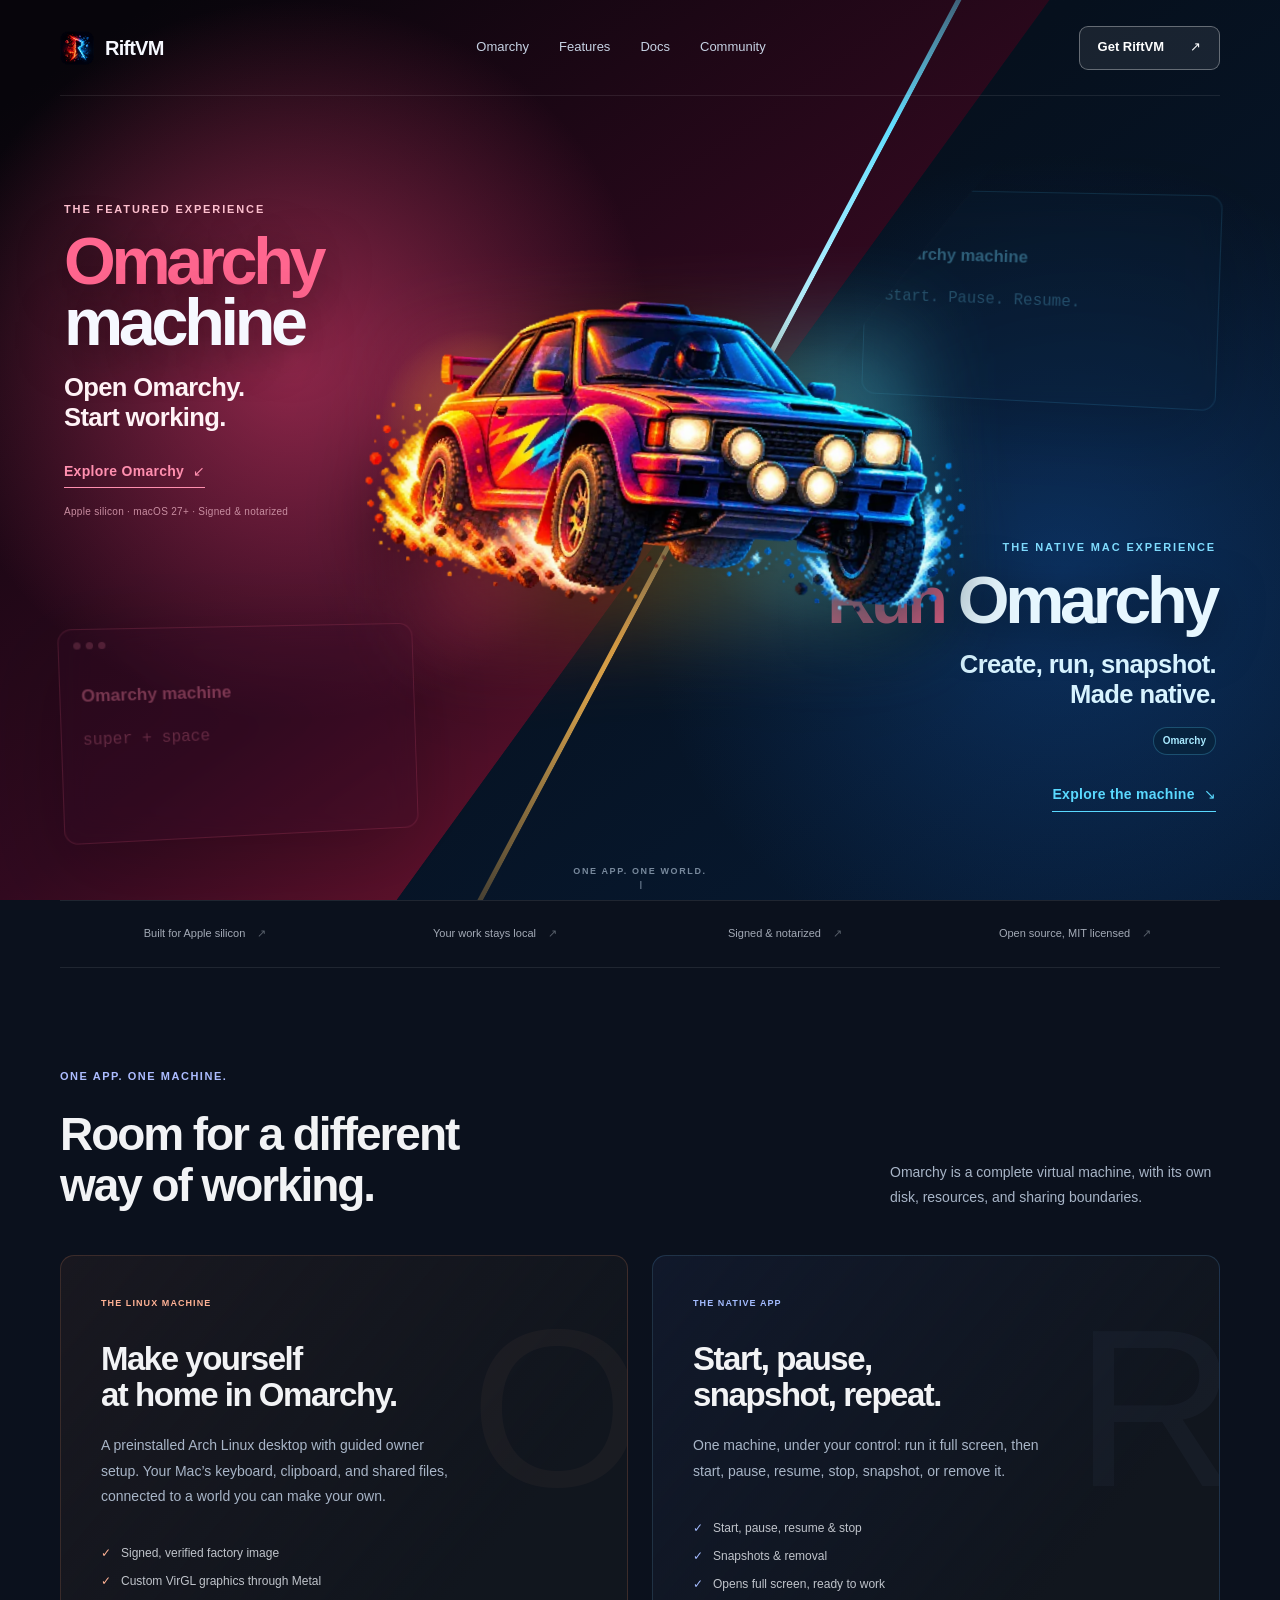
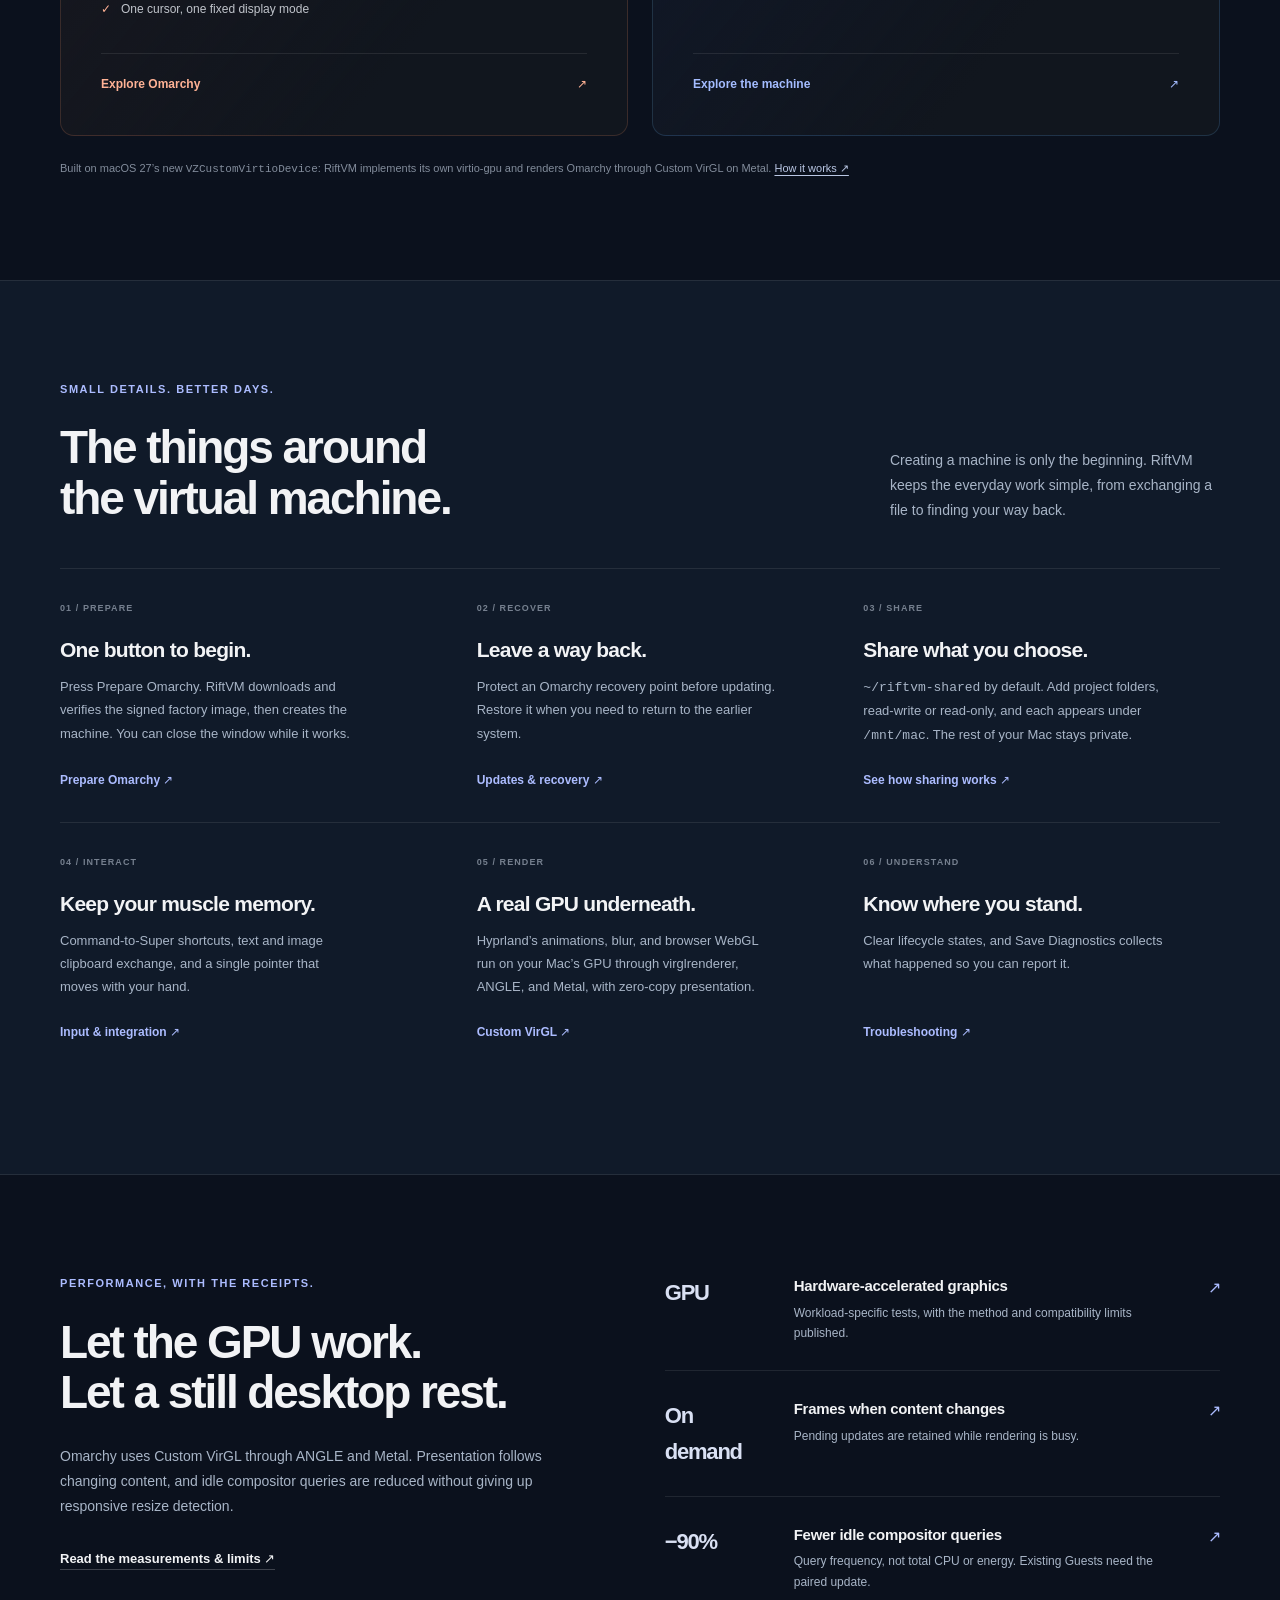
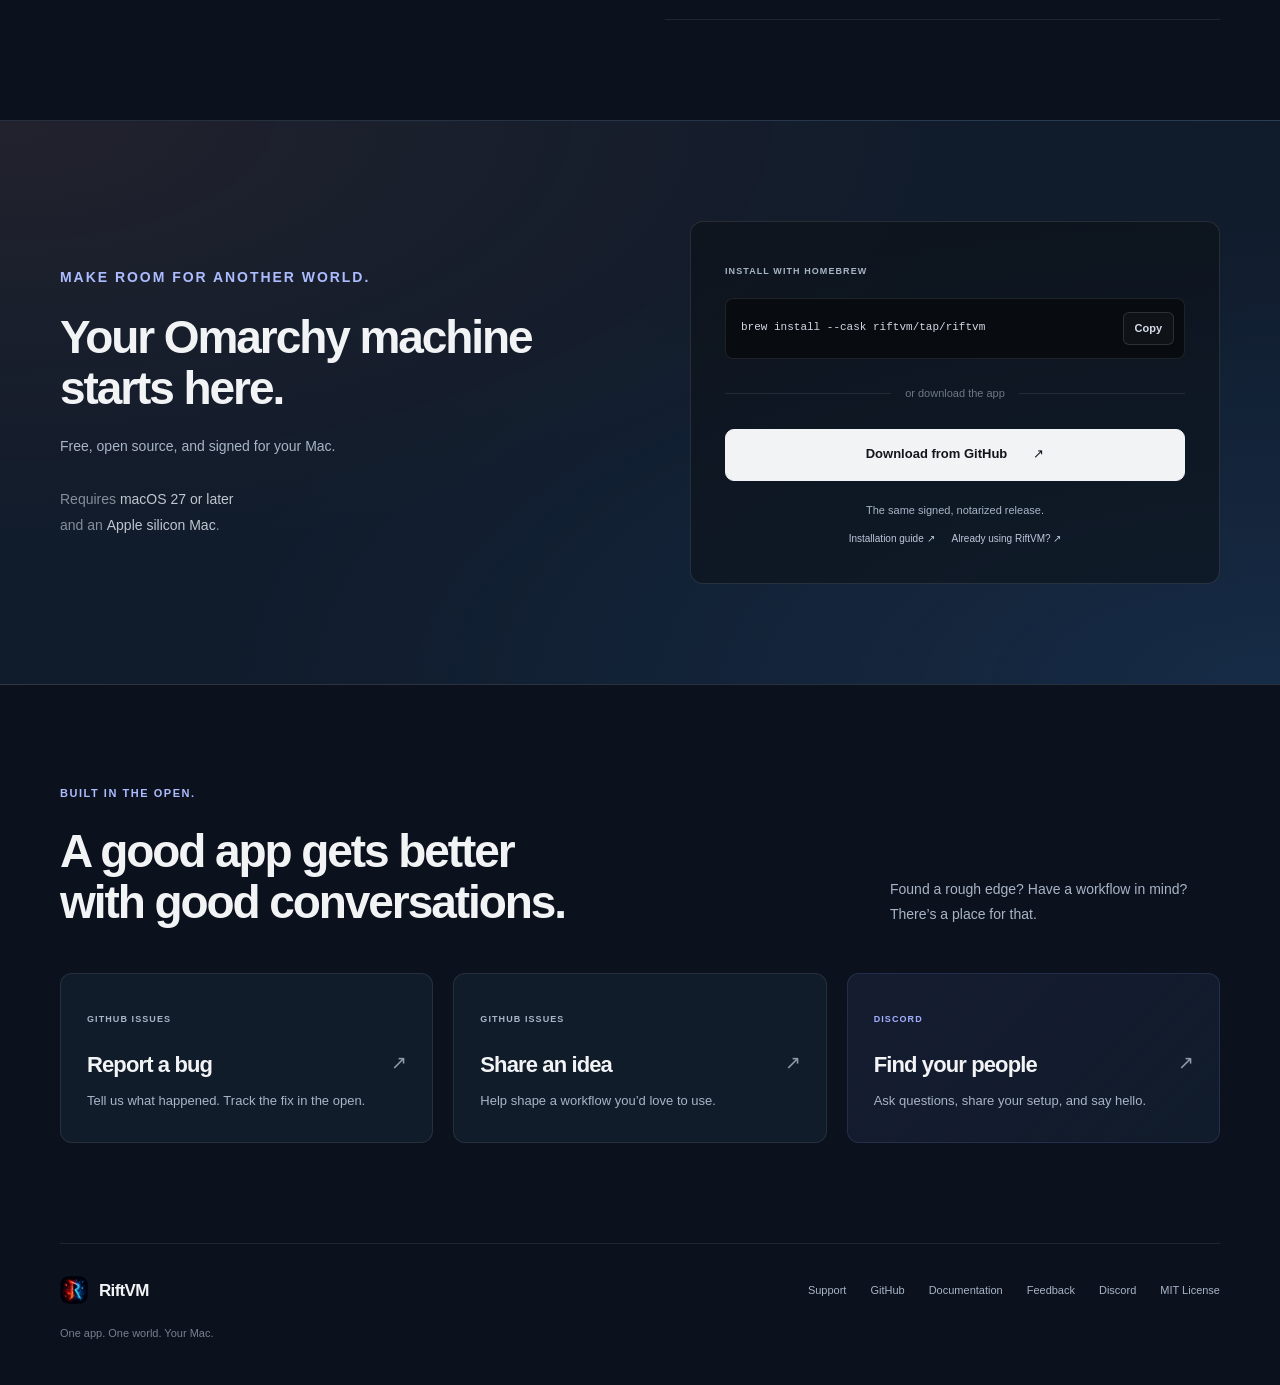
<file: index.html>
<!doctype html>
<html lang="en">
<head>
  <meta charset="utf-8">
  <meta name="viewport" content="width=device-width, initial-scale=1">
  <meta name="description" content="RiftVM brings a focused Omarchy machine to Apple silicon Macs in one native app.">
  <meta name="theme-color" content="#07152f">
  <meta property="og:title" content="RiftVM — Bring another world to your Mac">
  <meta property="og:description" content="Create a focused Omarchy machine in one native app.">
  <meta property="og:type" content="website">
  <meta property="og:url" content="https://riftvm.com/">
  <meta property="og:image" content="https://riftvm.com/assets/riftvm-omarchy-rally-car.webp">
  <meta name="twitter:card" content="summary_large_image">
  <link rel="icon" type="image/png" sizes="64x64" href="assets/favicon.png?brand=rift-r">
  <link rel="apple-touch-icon" href="assets/riftvm-icon.png?brand=rift-r">
  <link rel="canonical" href="https://riftvm.com/">
  <title>RiftVM — Bring another world to your Mac</title>
  <link rel="stylesheet" href="style.css?asset=374324dd5b9c">
  <link rel="stylesheet" href="copy-command.css?asset=e875d0a35232">
  <script src="copy-command.js?asset=a45e6baa63cd" defer></script>
</head>
<body>
  <a class="skip-link" href="#main">Skip to content</a>
  <header class="nav wrap">
    <a class="brand" href="#top" aria-label="RiftVM home"><img src="assets/riftvm-icon.png?brand=rift-r" width="34" height="34" alt="">RiftVM</a>
    <nav aria-label="Main navigation"><a href="#workspaces">Omarchy</a><a href="#features">Features</a><a href="https://github.com/riftvm/riftvm/blob/main/docs/README.md">Docs</a><a href="#community">Community</a></nav>
    <a class="button nav-download" href="#install">Get RiftVM <span aria-hidden="true">↗</span></a>
  </header>
  <main id="main">
    <section class="split-hero" id="top" aria-label="Explore RiftVM">
      <h1 class="visually-hidden">RiftVM — Omarchy. Another world on your Mac.</h1>
      <a class="split-product split-omarchy" href="#omarchy" aria-label="Explore the Omarchy machine">
        <span class="product-content omarchy-content">
          <span class="product-kicker">The featured experience</span>
          <span class="product-title"><strong>Omarchy</strong> machine</span>
          <span class="product-copy">Open Omarchy.<br>Start working.</span>
          <span class="product-action">Explore Omarchy <span aria-hidden="true">↙</span></span>
          <span class="product-meta">Apple silicon · macOS 27+ · Signed &amp; notarized</span>
        </span>
        <span class="ghost-window hot-window" aria-hidden="true"><i></i><i></i><i></i><b>Omarchy machine</b><code>super + space</code></span>
      </a>

      <a class="split-product split-riftvm" href="#workspace" aria-label="Explore the Omarchy machine">
        <span class="product-content riftvm-content">
          <span class="product-kicker">The native Mac experience</span>
          <span class="product-title"><strong>Run</strong> Omarchy</span>
          <span class="product-copy">Create, run, snapshot.<br>Made native.</span>
          <span class="system-list" aria-label="Supported system"><span>Omarchy</span></span>
          <span class="product-action">Explore the machine <span aria-hidden="true">↘</span></span>
        </span>
        <span class="ghost-window cool-window" aria-hidden="true"><i></i><i></i><i></i><b>Omarchy machine</b><code>Start. Pause. Resume.</code></span>
      </a>

      <div class="hero-rift" aria-hidden="true"></div>
      <div class="pixel-burst" aria-hidden="true">
        <i></i><i></i><i></i><i></i><i></i><i></i><i></i><i></i><i></i><i></i><i></i><i></i>
      </div>
      <div class="hero-car" aria-hidden="true">
        <span class="car-glow"></span>
        <img src="assets/riftvm-omarchy-rally-car.webp" srcset="assets/riftvm-omarchy-rally-car-768.webp 768w, assets/riftvm-omarchy-rally-car.webp 1536w" sizes="(max-width: 600px) 100vw, (max-width: 1000px) 54vw, (max-width: 1541px) 48vw, 740px" width="1536" height="1024" fetchpriority="high" alt="">
      </div>
      <div class="hero-choice" aria-hidden="true"><span>One app. One world.</span></div>
    </section>
    <div class="trust-strip wrap" aria-label="Product principles"><a href="https://github.com/riftvm/riftvm#requirements">Built for Apple silicon <span>↗</span></a><a href="https://github.com/riftvm/riftvm#what-it-does">Your work stays local <span>↗</span></a><a href="https://github.com/riftvm/riftvm/releases/latest">Signed &amp; notarized <span>↗</span></a><a href="https://github.com/riftvm/riftvm/blob/main/LICENSE">Open source, MIT licensed <span>↗</span></a></div>

    <section class="section wrap" id="workspaces" aria-labelledby="worlds-title">
      <div class="section-heading"><div><p class="eyebrow">One app. One machine.</p><h2 id="worlds-title">Room for a different<br>way of working.</h2></div><p>Omarchy is a complete virtual machine, with its own disk, resources, and sharing boundaries.</p></div>
      <div class="world-grid">
        <a class="world-card warm" id="omarchy" href="https://github.com/riftvm/riftvm#guest-image"><span class="mini-label">THE LINUX MACHINE</span><h3>Make yourself<br>at home in Omarchy.</h3><p>A preinstalled Arch Linux desktop with guided owner setup. Your Mac’s keyboard, clipboard, and shared files, connected to a world you can make your own.</p><ul><li>Signed, verified factory image</li><li>Custom VirGL graphics through Metal</li><li>One cursor, one fixed display mode</li></ul><span class="card-link">Explore Omarchy <span aria-hidden="true">↗</span></span><span class="world-watermark" aria-hidden="true">O</span></a>
        <a class="world-card cool" id="workspace" href="https://github.com/riftvm/riftvm#what-it-does"><span class="mini-label">THE NATIVE APP</span><h3>Start, pause,<br>snapshot, repeat.</h3><p>One machine, under your control: run it full screen, then start, pause, resume, stop, snapshot, or remove it.</p><ul><li>Start, pause, resume &amp; stop</li><li>Snapshots &amp; removal</li><li>Opens full screen, ready to work</li></ul><span class="card-link">Explore the machine <span aria-hidden="true">↗</span></span><span class="world-watermark" aria-hidden="true">R</span></a>
      </div>
      <p class="backend-note">Built on macOS 27’s new <code>VZCustomVirtioDevice</code>: RiftVM implements its own virtio-gpu and renders Omarchy through Custom VirGL on Metal. <a href="https://github.com/riftvm/riftvm#how-it-works">How it works ↗</a></p>
    </section>

    <section class="section features-section" id="features"><div class="wrap">
      <div class="section-heading"><div><p class="eyebrow">Small details. Better days.</p><h2>The things around<br>the virtual machine.</h2></div><p>Creating a machine is only the beginning. RiftVM keeps the everyday work simple, from exchanging a file to finding your way back.</p></div>
      <div class="feature-grid">
        <a class="feature-card" href="https://github.com/riftvm/riftvm#prepare-omarchy"><span class="feature-number">01 / PREPARE</span><h3>One button to begin.</h3><p>Press Prepare Omarchy. RiftVM downloads and verifies the signed factory image, then creates the machine. You can close the window while it works.</p><span class="card-link">Prepare Omarchy ↗</span></a>
        <a class="feature-card" href="https://github.com/riftvm/riftvm/blob/main/docs/UPDATES_AND_RECOVERY.md"><span class="feature-number">02 / RECOVER</span><h3>Leave a way back.</h3><p>Protect an Omarchy recovery point before updating. Restore it when you need to return to the earlier system.</p><span class="card-link">Updates &amp; recovery ↗</span></a>
        <a class="feature-card" href="https://github.com/riftvm/riftvm#what-it-does"><span class="feature-number">03 / SHARE</span><h3>Share what you choose.</h3><p><code>~/riftvm-shared</code> by default. Add project folders, read-write or read-only, and each appears under <code>/mnt/mac</code>. The rest of your Mac stays private.</p><span class="card-link">See how sharing works ↗</span></a>
        <a class="feature-card" href="https://github.com/riftvm/riftvm/blob/main/docs/TROUBLESHOOTING.md#keyboard-input-is-missing-delayed-or-appears-after-mouse-movement"><span class="feature-number">04 / INTERACT</span><h3>Keep your muscle memory.</h3><p>Command-to-Super shortcuts, text and image clipboard exchange, and a single pointer that moves with your hand.</p><span class="card-link">Input &amp; integration ↗</span></a>
        <a class="feature-card" href="https://github.com/riftvm/riftvm#how-it-works"><span class="feature-number">05 / RENDER</span><h3>A real GPU underneath.</h3><p>Hyprland’s animations, blur, and browser WebGL run on your Mac’s GPU through virglrenderer, ANGLE, and Metal, with zero-copy presentation.</p><span class="card-link">Custom VirGL ↗</span></a>
        <a class="feature-card" href="https://github.com/riftvm/riftvm/blob/main/docs/TROUBLESHOOTING.md"><span class="feature-number">06 / UNDERSTAND</span><h3>Know where you stand.</h3><p>Clear lifecycle states, and Save Diagnostics collects what happened so you can report it.</p><span class="card-link">Troubleshooting ↗</span></a>
      </div>
    </div></section>

    <section class="section wrap performance" id="performance"><div class="performance-intro"><p class="eyebrow">Performance, with the receipts.</p><h2>Let the GPU work.<br>Let a still desktop rest.</h2><p>Omarchy uses Custom VirGL through ANGLE and Metal. Presentation follows changing content, and idle compositor queries are reduced without giving up responsive resize detection.</p><a class="text-link" href="https://github.com/riftvm/riftvm/blob/main/docs/validation/watcher-idle-2026-09-13/README.md">Read the measurements &amp; limits ↗</a></div><div class="performance-list">
      <a href="https://github.com/riftvm/riftvm/blob/main/docs/validation/omarchy-custom-virgl-2026-09-13/README.md"><span class="metric">GPU</span><div><h3>Hardware-accelerated graphics</h3><p>Workload-specific tests, with the method and compatibility limits published.</p></div><span aria-hidden="true">↗</span></a>
      <a href="https://github.com/riftvm/riftvm/blob/main/docs/validation/omarchy-demand-rendering-2026-09-13/README.md"><span class="metric">On demand</span><div><h3>Frames when content changes</h3><p>Pending updates are retained while rendering is busy.</p></div><span aria-hidden="true">↗</span></a>
      <a href="https://github.com/riftvm/riftvm/blob/main/docs/UPDATES_AND_RECOVERY.md#update-riftvm-integration-inside-an-existing-guest"><span class="metric">−90%</span><div><h3>Fewer idle compositor queries</h3><p>Query frequency, not total CPU or energy. Existing Guests need the paired update.</p></div><span aria-hidden="true">↗</span></a>
    </div></section>

    <section class="section install-section" id="install" aria-labelledby="install-title"><div class="wrap install-grid"><div><p class="eyebrow">Make room for another world.</p><h2 id="install-title">Your Omarchy machine<br>starts here.</h2><p>Free, open source, and signed for your Mac.</p><p class="requirements">Requires <strong>macOS 27 or later</strong><br>and an <strong>Apple silicon Mac</strong>.</p></div><div class="install-panel"><span class="mini-label">INSTALL WITH HOMEBREW</span><div class="install-command"><code>brew install --cask riftvm/tap/riftvm</code><button class="copy-button" type="button" data-copy="brew install --cask riftvm/tap/riftvm" aria-label="Copy Homebrew install command" aria-live="polite">Copy</button></div><div class="install-divider"><span>or download the app</span></div><a class="button primary download-button" href="https://github.com/riftvm/riftvm/releases/latest">Download from GitHub <span aria-hidden="true">↗</span></a><p class="install-details">The same signed, notarized release.<br><a href="https://github.com/riftvm/riftvm#install-riftvm">Installation guide ↗</a> <a href="https://github.com/riftvm/riftvm/blob/main/docs/UPDATES_AND_RECOVERY.md">Already using RiftVM? ↗</a></p></div></div></section>

    <section class="section wrap community" id="community"><div class="section-heading"><div><p class="eyebrow">Built in the open.</p><h2>A good app gets better<br>with good conversations.</h2></div><p>Found a rough edge? Have a workflow in mind? There’s a place for that.</p></div><div class="community-grid">
      <a class="community-card" href="https://github.com/riftvm/riftvm/issues/new?template=bug_report.yml"><span class="mini-label">GITHUB ISSUES</span><h3>Report a bug <span aria-hidden="true">↗</span></h3><p>Tell us what happened. Track the fix in the open.</p></a>
      <a class="community-card" href="https://github.com/riftvm/riftvm/issues/new?template=feature_request.yml"><span class="mini-label">GITHUB ISSUES</span><h3>Share an idea <span aria-hidden="true">↗</span></h3><p>Help shape a workflow you’d love to use.</p></a>
      <a class="community-card discord-card" href="https://discord.com/invite/eGzEaP6TzR"><span class="mini-label">DISCORD</span><h3>Find your people <span aria-hidden="true">↗</span></h3><p>Ask questions, share your setup, and say hello.</p></a>
    </div></section>
  </main>
  <footer class="wrap"><div><a class="brand" href="#top"><img src="assets/riftvm-icon.png?brand=rift-r" width="28" height="28" alt="">RiftVM</a><p>One app. One world. Your Mac.</p></div><nav aria-label="Footer navigation"><a href="https://riftvm.com/support/">Support</a><a href="https://github.com/riftvm/riftvm">GitHub</a><a href="https://github.com/riftvm/riftvm/blob/main/docs/README.md">Documentation</a><a href="https://github.com/riftvm/riftvm/issues/new/choose">Feedback</a><a href="https://discord.com/invite/eGzEaP6TzR">Discord</a><a href="https://github.com/riftvm/riftvm/blob/main/LICENSE">MIT License</a></nav></footer>
</body>
</html>
</file>
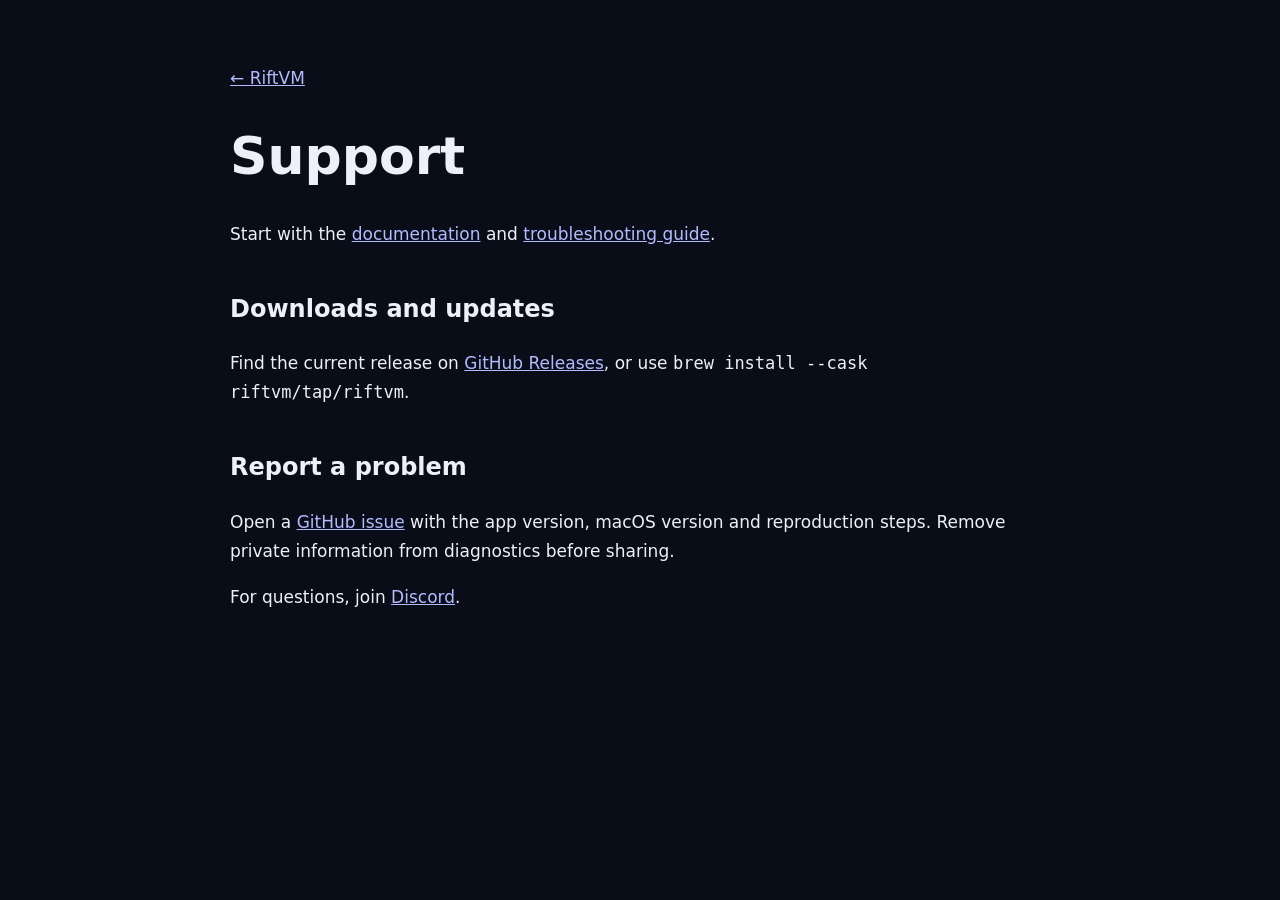
<file: support/index.html>
<!doctype html><html lang="en"><head><meta charset="utf-8"><meta name="viewport" content="width=device-width,initial-scale=1"><title>Support — RiftVM</title><link rel="canonical" href="https://riftvm.com/support/"><style>html{color-scheme:dark}body{margin:0;background:#090d18;color:#eef0f7;font:17px/1.7 system-ui,sans-serif}main{max-width:820px;margin:auto;padding:64px 24px}a{color:#b2bbff;overflow-wrap:anywhere}h1{font-size:clamp(32px,7vw,52px);line-height:1.1}h2{font-size:24px;margin-top:40px}code{overflow-wrap:anywhere}li{margin:12px 0}</style></head><body><main><a href="/">← RiftVM</a><h1>Support</h1><p>Start with the <a href="https://github.com/riftvm/riftvm/blob/main/docs/README.md">documentation</a> and <a href="https://github.com/riftvm/riftvm/blob/main/docs/TROUBLESHOOTING.md">troubleshooting guide</a>.</p><h2>Downloads and updates</h2><p>Find the current release on <a href="https://github.com/riftvm/riftvm/releases/latest">GitHub Releases</a>, or use <code>brew install --cask riftvm/tap/riftvm</code>.</p><h2>Report a problem</h2><p>Open a <a href="https://github.com/riftvm/riftvm/issues/new/choose">GitHub issue</a> with the app version, macOS version and reproduction steps. Remove private information from diagnostics before sharing.</p><p>For questions, join <a href="https://discord.com/invite/eGzEaP6TzR">Discord</a>.</p></main></body></html>
</file>
<file: style.css>
:root{color-scheme:dark;--bg:#0b0e13;--panel:#12171e;--text:#f2f3f5;--muted:#a1a8b3;--line:#ffffff16;--accent:#acbcff;--warm:#ffb295;--cool:#a4bcff;font-family:-apple-system,BlinkMacSystemFont,"Segoe UI",sans-serif;font-synthesis:none}
*{box-sizing:border-box}html{scroll-behavior:smooth;scroll-padding-top:28px}body{margin:0;background:var(--bg);color:var(--text);font-size:16px;line-height:1.6;-webkit-font-smoothing:antialiased}a{color:inherit;text-decoration:none}button{font:inherit}a:focus-visible,button:focus-visible{outline:3px solid var(--accent);outline-offset:6px}h1,h2,h3,p{margin:0}h1,h2,h3{line-height:1.1;letter-spacing:-.045em}p{color:var(--muted)}.wrap{width:min(1160px,calc(100% - 80px));margin-inline:auto}.nav{display:flex;align-items:center;justify-content:space-between;gap:28px;min-height:96px;border-bottom:1px solid var(--line)}.brand{display:inline-flex;align-items:center;gap:11px;font-size:20px;font-weight:700;letter-spacing:-.04em}.brand img{border-radius:9px}.nav nav,footer nav{display:flex;gap:30px;align-items:center;font-size:13px;color:var(--muted)}nav a:hover,footer a:hover{color:var(--text)}.button{display:inline-flex;align-items:center;justify-content:center;gap:26px;min-height:44px;padding:10px 18px;border:1px solid #ffffff26;border-radius:9px;font-size:13px;font-weight:650;transition:background .2s,transform .2s}.button:hover{background:#ffffff12;transform:translateY(-2px)}.button.primary{background:var(--text);color:#11151c;border-color:var(--text);min-height:52px;padding-inline:23px}.button.primary:hover{background:#dce4ff}.eyebrow{font-size:11px;letter-spacing:.14em;font-weight:650;text-transform:uppercase;color:var(--accent);display:flex;align-items:center;gap:10px;margin-bottom:24px}.status-dot{display:inline-block;flex:none;width:6px;height:6px;border-radius:50%;background:#9bceb2;box-shadow:0 0 12px #9bceb233}.hero{padding-block:96px 80px;display:grid;grid-template-columns:1.08fr 1fr;gap:60px;align-items:center}.hero h1{font-size:clamp(44px,4.6vw,64px);letter-spacing:-.055em;line-height:1.04}.hero h1>span{color:#a3aab6}.hero-description{font-size:17px;line-height:1.8;margin-top:26px;max-width:480px}.actions{display:flex;align-items:center;flex-wrap:wrap;gap:24px;margin-top:34px}.text-link{font-size:13px;font-weight:600;border-bottom:1px solid #ffffff35;padding-bottom:3px}.text-link:hover{color:var(--accent);border-color:var(--accent)}.hero-meta{font-size:11px;margin-top:22px;color:#8b939f}.hero-meta>span{margin-inline:8px}.workspace-preview{position:relative;background:linear-gradient(135deg,#222731,#141920 65%);border:1px solid #ffffff20;border-radius:16px;box-shadow:0 32px 80px #0005;transform:perspective(1500px) rotateY(-3deg)}.workspace-preview:before{content:"";position:absolute;inset:0;z-index:-1;background:radial-gradient(ellipse at 20% 30%,#f7855520,transparent 55%),radial-gradient(ellipse at 90% 80%,#688dff1a,transparent 55%);filter:blur(20px);pointer-events:none}.preview-toolbar{display:flex;align-items:center;justify-content:space-between;padding:15px 18px;border-bottom:1px solid var(--line);font-size:11px;color:#aaaeb7}.window-dots{display:flex;gap:6px}.window-dots i{width:7px;height:7px;background:#ffffff28;border-radius:50%}.toolbar-symbol{font-size:16px}.preview-body{display:grid;grid-template-columns:1fr 1fr;gap:12px;padding:26px 20px 20px}.preview-heading{grid-column:1/-1;margin-bottom:14px}.mini-label{font-size:9px;letter-spacing:.12em;font-weight:650;color:var(--muted)}.preview-heading h2{font-size:22px;letter-spacing:-.035em;margin-top:9px}.preview-caption{font-size:10px;color:#7e8794;display:block;margin-top:5px}.workspace-tile{position:relative;padding:20px 16px 15px;border-radius:10px;border:1px solid #ffffff12;display:flex;flex-direction:column;align-items:flex-start;transition:transform .2s,border-color .2s;overflow:hidden}.warm{--world:var(--warm);--world-bg:#e9804910}.cool{--world:var(--cool);--world-bg:#688dff10}.workspace-tile.warm{background:linear-gradient(135deg,#34261f,#25201f)}.workspace-tile.cool{background:linear-gradient(135deg,#222d42,#1b2331)}.workspace-tile:hover{transform:translateY(-4px);border-color:var(--world)}.world-icon{display:flex;align-items:center;justify-content:center;width:40px;height:40px;background:var(--world-bg);border:1px solid #ffffff20;border-radius:12px;color:var(--world);font-size:24px;margin-bottom:20px}.workspace-tile strong{display:block;font-size:18px;line-height:1.3}.workspace-tile div>span{font-size:10px;color:var(--world)}.tile-arrow{position:absolute;top:22px;right:18px;color:var(--world)}.workspace-tile p{font-size:10px;line-height:1.8;margin:16px 0 24px;color:#a9a8aa}.tile-bottom{border-top:1px solid #ffffff12;width:100%;padding-top:12px;font-size:8px;color:var(--world);display:flex;justify-content:space-between;gap:4px}.preview-footer{font-size:9px;display:flex;align-items:center;gap:8px;padding:0 20px 18px;color:#8b939f}.preview-footer .status-dot{width:4px;height:4px}.trust-strip{display:grid;grid-template-columns:repeat(4,1fr);border-block:1px solid var(--line)}.trust-strip a{font-size:11px;color:#a3aab6;padding:24px 0;display:flex;justify-content:center;gap:12px}.trust-strip a:hover{color:var(--text)}.trust-strip a span{color:#59616c}.section{padding-block:100px}.section-heading{display:flex;justify-content:space-between;gap:60px;align-items:end;margin-bottom:45px}.section-heading h2,.performance h2,.install-section h2{font-size:clamp(32px,3.6vw,46px)}.section-heading>p{font-size:14px;line-height:1.8;max-width:330px}.world-grid{display:grid;grid-template-columns:1fr 1fr;gap:24px}.world-card{padding:40px;position:relative;overflow:hidden;border-radius:14px;border:1px solid #ffffff16;display:flex;flex-direction:column;align-items:start;background:linear-gradient(130deg,var(--world-bg),#11161e 70%);transition:border-color .2s,transform .2s}.world-card:hover{border-color:var(--world);transform:translateY(-3px)}.world-card .mini-label{color:var(--world)}.world-card h3{font-size:33px;margin:30px 0 20px;position:relative;z-index:1}.world-card p{font-size:14px;line-height:1.8;max-width:355px;position:relative;z-index:1}.world-card ul{list-style:none;padding:0;margin:26px 0 34px;font-size:12px;color:#c0c4cb;position:relative;z-index:1}.world-card li{margin-top:9px}.world-card li:before{content:"✓";margin-right:10px;color:var(--world)}.card-link{font-size:12px;font-weight:600;display:flex;align-items:center;justify-content:space-between;width:100%;margin-top:auto;color:var(--accent)}.world-card .card-link{color:var(--world);border-top:1px solid var(--line);padding-top:21px;position:relative;z-index:1}.world-watermark{position:absolute;right:-18px;top:40px;font-size:225px;font-weight:500;line-height:1;color:var(--world);opacity:.035;pointer-events:none}.features-section{background:#10141b;border-block:1px solid var(--line)}.feature-grid{display:grid;grid-template-columns:repeat(3,1fr)}.feature-card{display:flex;flex-direction:column;padding:32px 30px;border-top:1px solid var(--line);transition:background .2s}.feature-card:nth-child(3n+1){padding-left:0}.feature-card h3{font-size:21px;letter-spacing:-.035em;margin:22px 0 14px}.feature-card p{font-size:13px;line-height:1.8;margin-bottom:24px;max-width:300px}.feature-number{font-size:9px;font-weight:650;letter-spacing:.12em;color:#76808f}.feature-card:hover{background:#ffffff03}.performance{display:grid;grid-template-columns:1fr 1.1fr;gap:100px}.performance-intro>p:not(.eyebrow){font-size:14px;line-height:1.8;margin:26px 0}.performance-list a{display:grid;grid-template-columns:105px 1fr 12px;gap:24px;align-items:start;border-bottom:1px solid var(--line);padding:27px 0}.performance-list a:first-child{padding-top:0}.metric{font-size:22px;font-weight:600;letter-spacing:-.055em;color:#d9e0f3}.performance-list h3{font-size:15px;letter-spacing:-.02em;margin:3px 0 8px}.performance-list p{font-size:12px;line-height:1.7}.performance-list a>span:last-child{color:var(--accent)}.performance-list a:hover h3{color:var(--accent)}.install-section{background:radial-gradient(ellipse at 75% 50%,#8097ff0b,transparent 60%),#11161f;border-block:1px solid var(--line)}.install-grid{display:grid;grid-template-columns:1fr 1fr;gap:100px;align-items:center}.install-grid h2{margin-bottom:22px}.install-grid p{font-size:14px}.requirements{margin-top:28px;line-height:1.9;color:#858e9b}.requirements strong{color:#c0c6d0;font-weight:500}.install-panel{padding:34px;border:1px solid #ffffff1b;border-radius:13px;background:#0b0e1380}.install-divider{display:flex;align-items:center;gap:14px;color:#6e7785;font-size:11px;margin:26px 0}.install-divider:before,.install-divider:after{content:"";height:1px;background:var(--line);flex:1}.download-button{width:100%}.install-details{text-align:center;font-size:11px!important;line-height:2;margin-top:18px}.install-details a{font-size:10px;color:#bec8dc;display:inline-block;margin:8px 7px 0}.install-details a:hover{color:white}.community-grid{display:grid;grid-template-columns:repeat(3,1fr);gap:20px}.community-card{padding:30px 26px;border:1px solid var(--line);border-radius:12px;background:#10151c;transition:border-color .2s,transform .2s}.community-card:hover{border-color:#ffffff38;transform:translateY(-3px)}.community-card h3{font-size:22px;letter-spacing:-.04em;display:flex;justify-content:space-between;gap:16px;margin:24px 0 14px}.community-card h3>span{font-size:19px;color:#9099aa}.community-card p{font-size:13px}.discord-card{background:linear-gradient(135deg,#7b89ed13,#10151c);border-color:#919ffc24}.discord-card .mini-label{color:#a4b0ff}footer{display:flex;justify-content:space-between;align-items:start;gap:35px;padding-block:32px 45px;border-top:1px solid var(--line)}footer .brand{font-size:17px}footer p{font-size:11px;margin-top:13px;color:#76808e}footer nav{flex-wrap:wrap;justify-content:flex-end;gap:18px 24px;font-size:11px;padding-top:6px}.skip-link{position:absolute;left:20px;top:-100px;z-index:50;padding:12px;background:white;color:black}.skip-link:focus{top:10px}
@media(min-width:1500px){.hero{padding-block:120px 100px}}
@media(max-width:1000px){.wrap{width:calc(100% - 48px)}.nav nav{gap:20px}.hero{gap:30px;padding-block:72px}.hero h1{font-size:48px}.hero-description{font-size:15px}.hero .actions{gap:18px}.hero .text-link{font-size:12px}.preview-body{padding:24px 14px 16px;gap:9px}.workspace-tile{padding:16px 12px 12px}.workspace-tile strong{font-size:16px}.tile-bottom{font-size:7px}.preview-footer{font-size:8px}.performance,.install-grid{gap:45px}.world-card{padding:30px}.world-card h3{font-size:29px}.feature-card{padding:28px 20px}.section{padding-block:76px}.community-card{padding:24px 20px}.community-card h3{font-size:19px}}
@media(max-width:760px){.nav{min-height:80px;gap:20px;flex-wrap:wrap;padding-block:20px}.nav nav{order:3;width:100%;justify-content:space-between;gap:14px}.nav-download{margin-left:auto}.hero{grid-template-columns:1fr;padding-block:58px;gap:44px}.hero-copy{max-width:570px}.hero h1{font-size:clamp(42px,8vw,58px)}.hero-description{max-width:520px}.workspace-preview{transform:none;width:100%;max-width:560px;margin:auto}.preview-body{padding:24px;gap:16px}.workspace-tile{padding:22px 20px 16px}.workspace-tile strong{font-size:20px}.workspace-tile p{font-size:12px}.tile-bottom{font-size:9px}.preview-footer{font-size:10px;padding:0 24px 20px}.trust-strip{grid-template-columns:1fr 1fr}.trust-strip a{padding:15px 0;font-size:10px;justify-content:start}.section-heading{align-items:start;flex-direction:column;gap:22px;margin-bottom:30px}.section-heading>p{max-width:470px}.world-grid{gap:16px}.world-card{padding:26px}.world-card h3{font-size:26px}.world-card p{font-size:13px}.world-card ul{font-size:11px}.feature-grid{grid-template-columns:1fr 1fr}.feature-card:nth-child(3n+1){padding-left:20px}.feature-card:nth-child(2n+1){padding-left:0}.performance,.install-grid{grid-template-columns:1fr;gap:40px}.performance-intro{max-width:520px}.performance-list a:first-child{padding-top:25px;border-top:1px solid var(--line)}.community-grid{grid-template-columns:1fr}.community-card{padding:26px}.community-card h3{font-size:23px;margin-top:16px}footer{flex-direction:column;gap:28px}footer nav{justify-content:start}.install-panel{max-width:580px;width:100%}}
@media(max-width:480px){.wrap{width:calc(100% - 36px)}.nav nav{font-size:12px}.brand{font-size:19px}.button.nav-download{font-size:12px;min-height:40px}.hero{padding-block:44px}.hero .eyebrow{font-size:9px;letter-spacing:.1em}.hero-description{font-size:15px}.hero .actions{align-items:start;flex-direction:column;gap:20px}.hero-meta{font-size:10px}.hero-meta>span{margin-inline:5px}.preview-body{padding:20px 13px 15px;gap:10px}.preview-heading{margin-bottom:8px}.preview-heading .mini-label{font-size:8px}.workspace-tile{padding:18px 12px 12px}.workspace-tile strong{font-size:17px}.workspace-tile p{font-size:10px}.world-icon{width:34px;height:34px;font-size:20px;margin-bottom:18px}.tile-bottom{font-size:7px}.preview-footer{font-size:8px;padding:0 14px 16px}.section{padding-block:64px}.section-heading h2,.performance h2,.install-section h2{font-size:34px}.world-grid,.feature-grid{grid-template-columns:1fr}.world-card{padding:30px}.world-card h3{font-size:32px}.world-card ul{font-size:12px}.feature-card,.feature-card:nth-child(3n+1),.feature-card:nth-child(2n+1){padding:28px 0}.feature-card h3{font-size:24px}.feature-card p{max-width:none;font-size:14px}.performance-list a{grid-template-columns:87px 1fr 10px;gap:17px}.metric{font-size:21px}.performance-list h3{font-size:14px}.install-panel{padding:25px 18px}.install-panel .mini-label{font-size:9px}.trust-strip a{font-size:9px;gap:5px}.hero-meta{max-width:320px}footer nav{gap:14px 20px}}
@media(prefers-reduced-motion:reduce){html{scroll-behavior:auto}*,*:before,*:after{transition:none!important;animation:none!important}}
.backend-note{margin-top:22px;font-size:11px;line-height:1.9;color:#828c9b;max-width:830px}.backend-note a{color:#bac7e4;text-decoration:underline;text-underline-offset:3px}


/* Deep navy surfaces continue the original ice-and-fire hero. */
:root{--bg:#0b111d;--panel:#121c2b;--muted:#a8b5c7}
.features-section{background:#101a29}
.world-card.warm{border-color:#ff95642b}.world-card.cool{border-color:#6bbdff2b}
.install-section{background:radial-gradient(ellipse at 0% 0%,#ed754014,transparent 55%),radial-gradient(ellipse at 100% 100%,#429bff20,transparent 60%),#101b2b}
.community-card{background:#111c2b}.discord-card{background:linear-gradient(135deg,#7b89ed18,#111c2b)}
/* Original RiftVM hero, restored from eb01b3b. */
/* The hero is one decision surface split into two complete product links. */
.split-hero { position:relative; min-height:max(720px,calc(100svh - 76px)); margin-top:-76px; padding-top:76px; overflow:hidden; isolation:isolate; background:#07101f; }
.split-hero::before,.split-hero::after { position:absolute; inset:0; z-index:-3; content:""; transition:filter .65s ease,transform .65s cubic-bezier(.2,.8,.2,1); }
.split-hero::before { background:radial-gradient(circle at 37% 47%,#ffb02e90 0,transparent 10%),radial-gradient(circle at 23% 40%,#ff477e80 0,transparent 32%),linear-gradient(145deg,#07050b 6%,#31091f 50%,#b62043 100%); clip-path:polygon(0 0,82% 0,31% 100%,0 100%); }
.split-hero::after { background:radial-gradient(circle at 64% 54%,#37cfff4d 0,transparent 15%),radial-gradient(circle at 83% 64%,#176dd84d 0,transparent 35%),linear-gradient(145deg,#071321 0,#06101d 42%,#071b35 100%); clip-path:polygon(82% 0,100% 0,100% 100%,31% 100%); }
.split-product { position:absolute; inset:76px 0 0; z-index:2; color:var(--text); }
.split-product:focus-visible { outline:2px solid currentColor; outline-offset:-6px; }
.split-omarchy { clip-path:polygon(0 0,82% 0,31% 100%,0 100%); }
.split-riftvm { clip-path:polygon(82% 0,100% 0,100% 100%,31% 100%); }
.product-content { position:absolute; z-index:5; display:flex; flex-direction:column; align-items:flex-start; max-width:430px; transition:transform .55s cubic-bezier(.2,.8,.2,1),opacity .4s ease; }
.omarchy-content { top:13%; left:max(5vw,calc((100vw - 1320px)/2)); }
.riftvm-content { right:max(5vw,calc((100vw - 1320px)/2)); bottom:11%; align-items:flex-end; text-align:right; }
.product-kicker { margin-bottom:13px; color:#ffc1d0; font-size:11px; font-weight:850; letter-spacing:.17em; text-transform:uppercase; }
.split-riftvm .product-kicker { color:#80ddff; }
.product-title { display:block; font-size:clamp(48px,5.2vw,82px); font-weight:780; letter-spacing:-.065em; line-height:.92; text-shadow:0 8px 45px #0008; }
.product-title strong { color:#ff668f; font:inherit; }
.split-riftvm .product-title { color:#e7f7ff; }
.product-copy { margin-top:18px; color:#fff3f6; font-size:clamp(20px,2vw,30px); font-weight:600; letter-spacing:-.025em; line-height:1.18; }
.split-riftvm .product-copy { color:#d7f3ff; }
.product-action { display:inline-flex; align-items:center; gap:9px; margin-top:28px; padding-bottom:5px; border-bottom:1px solid currentColor; color:#ff8faf; font-size:14px; font-weight:800; letter-spacing:.02em; }
.split-riftvm .product-action { color:#5ad9ff; }
.product-action span { transition:transform .25s ease; }
.split-product:hover .product-action span { transform:translate(4px,4px); }
.product-meta { margin-top:16px; color:#c88da0; font-size:10px; letter-spacing:.03em; }
.system-list { display:flex; flex-wrap:wrap; justify-content:flex-end; gap:7px; margin-top:18px; }
.system-list span { padding:5px 9px; border:1px solid #56cfff42; border-radius:999px; background:#08233bb8; color:#a9eaff; font-size:10px; font-weight:700; }
.ghost-window { position:absolute; z-index:1; display:flex; flex-direction:column; width:min(28vw,430px); height:210px; padding:16px 20px; overflow:hidden; border:1px solid; border-radius:14px; backdrop-filter:blur(16px); opacity:.36; box-shadow:0 24px 80px #0008; transition:opacity .45s ease,transform .55s ease; }
.ghost-window i { position:absolute; top:12px; width:7px; height:7px; border-radius:50%; background:currentColor; opacity:.5; }
.ghost-window i:nth-child(1){left:14px}.ghost-window i:nth-child(2){left:26px}.ghost-window i:nth-child(3){left:38px}
.ghost-window b { margin-top:35px; font-size:17px; }.ghost-window code { margin-top:18px; color:inherit; opacity:.72; }
.hot-window { bottom:8%; left:5%; border-color:#ff648a70; background:#2b071fb0; color:#ff87a9; transform:perspective(900px) rotateY(8deg) rotate(-2deg); }
.cool-window { top:12%; right:5%; border-color:#4ccfff5c; background:#06182cba; color:#70dcff; transform:perspective(900px) rotateY(-8deg) rotate(2deg); }
.split-product:hover .ghost-window { opacity:.55; }
.split-omarchy:hover .hot-window { transform:perspective(900px) rotateY(2deg) rotate(-1deg) translateY(-4px); }
.split-riftvm:hover .cool-window { transform:perspective(900px) rotateY(-2deg) rotate(1deg) translateY(-4px); }
.split-hero:has(.split-omarchy:hover)::before { filter:saturate(1.18) brightness(1.08); transform:scale(1.015); }
.split-hero:has(.split-riftvm:hover)::after { filter:saturate(1.2) brightness(1.1); transform:scale(1.015); }
.hero-rift { position:absolute; inset:-18% auto -18% 56%; z-index:3; width:5px; background:linear-gradient(180deg,transparent,#62deff 20%,#fff 49%,#ffbd52 68%,transparent); box-shadow:-8px 0 28px #ff3d7890,8px 0 28px #40d8ff90; transform:rotate(28deg); transform-origin:center; animation:riftIgnite 1.15s .1s both; }
.hero-car { position:absolute; top:51%; left:52%; z-index:8; width:min(48vw,740px); pointer-events:none; transform:translate(-50%,-50%) rotate(-2deg); filter:drop-shadow(0 30px 35px #000a); animation:carBurst 1.25s cubic-bezier(.16,.82,.21,1.08) both; }
.hero-car img { position:relative; z-index:2; display:block; width:100%; height:auto; }
.car-glow { position:absolute; inset:20% 10% 8%; background:linear-gradient(90deg,#ff3d7890,#ffb12e55 43%,#45d9ff8c); filter:blur(42px); opacity:.7; }
.pixel-burst { position:absolute; inset:0; z-index:6; pointer-events:none; }
.pixel-burst i { position:absolute; top:50%; left:52%; width:8px; height:8px; background:#ff5b86; box-shadow:0 0 16px currentColor; opacity:0; animation:pixelFly 1.1s var(--delay) cubic-bezier(.1,.75,.2,1) both; }
.pixel-burst i:nth-child(even){background:#55dcff}.pixel-burst i:nth-child(3n){width:5px;height:5px;background:#ffb32e}
.pixel-burst i:nth-child(1){--x:-35vw;--y:-25vh;--delay:.18s}.pixel-burst i:nth-child(2){--x:34vw;--y:-28vh;--delay:.22s}.pixel-burst i:nth-child(3){--x:-27vw;--y:24vh;--delay:.27s}.pixel-burst i:nth-child(4){--x:31vw;--y:27vh;--delay:.2s}.pixel-burst i:nth-child(5){--x:-19vw;--y:-34vh;--delay:.31s}.pixel-burst i:nth-child(6){--x:22vw;--y:35vh;--delay:.34s}.pixel-burst i:nth-child(7){--x:-42vw;--y:5vh;--delay:.25s}.pixel-burst i:nth-child(8){--x:40vw;--y:-3vh;--delay:.3s}.pixel-burst i:nth-child(9){--x:-12vw;--y:38vh;--delay:.22s}.pixel-burst i:nth-child(10){--x:15vw;--y:-40vh;--delay:.28s}.pixel-burst i:nth-child(11){--x:-31vw;--y:-10vh;--delay:.36s}.pixel-burst i:nth-child(12){--x:33vw;--y:12vh;--delay:.32s}
.hero-choice { position:absolute; bottom:22px; left:50%; z-index:9; color:#b3c5d8; font-size:9px; font-weight:800; letter-spacing:.18em; text-transform:uppercase; transform:translateX(-50%); opacity:.66; }
.hero-choice::before { position:absolute; bottom:-11px; left:50%; width:1px; height:8px; background:#b3c5d8; content:""; }
@keyframes carBurst { 0%{opacity:0;transform:translate(-45%,-35%) scale(.34) rotate(-9deg);filter:blur(8px) drop-shadow(0 20px 25px #000)} 58%{opacity:1;transform:translate(-50%,-52%) scale(1.045) rotate(-1deg);filter:blur(0) drop-shadow(0 34px 38px #000b)} 100%{opacity:1;transform:translate(-50%,-50%) scale(1) rotate(-2deg);filter:blur(0) drop-shadow(0 30px 35px #000a)} }
@keyframes riftIgnite { 0%{opacity:0;clip-path:inset(50% 0 50%)} 45%{opacity:1} 100%{opacity:1;clip-path:inset(0 0 0)} }
@keyframes pixelFly { 0%{opacity:0;transform:translate(0,0) scale(.2) rotate(0)} 25%{opacity:1} 100%{opacity:0;transform:translate(var(--x),var(--y)) scale(1.6) rotate(180deg)} }

@media(max-width:1000px){
  .split-hero { min-height:760px; }
  .product-title { font-size:clamp(43px,6.5vw,64px); }
  .omarchy-content { left:4vw; }
  .riftvm-content { right:4vw; }
  .hero-car { width:min(54vw,650px); }
  .ghost-window { width:31vw; height:180px; }
}

@media(max-width:600px){
  .split-hero { min-height:max(760px,100svh); margin-top:-68px; padding-top:68px; }
  .split-hero::before { clip-path:polygon(0 0,100% 0,100% 20%,0 68%); background:radial-gradient(circle at 36% 37%,#ffad2f8c 0,transparent 15%),radial-gradient(circle at 20% 25%,#ff477e72 0,transparent 40%),linear-gradient(155deg,#07050b 5%,#3a0a25 62%,#a41e42 100%); }
  .split-hero::after { clip-path:polygon(100% 20%,100% 100%,0 100%,0 68%); background:radial-gradient(circle at 66% 66%,#37cfff4a 0,transparent 24%),linear-gradient(155deg,#071321,#06101d 46%,#08203d); }
  .split-product { inset:68px 0 0; }
  .split-omarchy { clip-path:polygon(0 0,100% 0,100% 20%,0 68%); }
  .split-riftvm { clip-path:polygon(100% 20%,100% 100%,0 100%,0 68%); }
  .product-content { max-width:74vw; }
  .omarchy-content { top:7%; left:20px; }
  .riftvm-content { right:20px; bottom:7%; }
  .product-kicker { margin-bottom:9px; font-size:8px; }
  .product-title { font-size:clamp(39px,12vw,52px); }
  .product-copy { margin-top:10px; font-size:18px; }
  .product-action { margin-top:15px; font-size:12px; }
  .product-meta { display:none; }
  .system-list { margin-top:11px; }
  .system-list span { padding:3px 7px; font-size:8px; }
  .ghost-window { display:none; }
  .hero-rift { inset:-15% auto -15% 49%; width:3px; transform:rotate(43deg); }
  .hero-car { top:50%; left:54%; z-index:3; width:min(112vw,610px); opacity:.86; }
  .hero-choice { display:none; }
}

.split-hero{--text:#f6f8ff;margin-top:-96px;padding-top:96px;min-height:max(720px,100svh)}
.split-product{inset:96px 0 0}.hero-rift,.hero-choice{pointer-events:none}
.nav{position:relative;z-index:20;color:#f6f8ff;border-bottom-color:#ffffff16}.nav nav{color:#c6d2e3}.nav nav a:hover{color:white}.nav-download{background:#ffffff14;border-color:#ffffff55;color:white}.nav-download:hover{background:#ffffff28}
.visually-hidden{position:absolute;width:1px;height:1px;padding:0;margin:-1px;overflow:hidden;clip:rect(0,0,0,0);white-space:nowrap;border:0}
@media(max-width:760px){.split-hero{margin-top:-122px;padding-top:122px}.split-product{inset:122px 0 0}}
@media(prefers-reduced-motion:reduce){.hero-rift,.hero-car,.pixel-burst i{animation:none}.pixel-burst{display:none}.split-hero:before,.split-hero:after,.product-content,.ghost-window,.product-action span{transition:none}}

@media(max-width:600px){.hero-car{top:55%;width:min(100vw,610px)}}
</file>
<file: copy-command.css>
.install-command{display:flex;align-items:center;gap:12px;margin-top:16px;padding:13px 10px 13px 15px;border:1px solid #ffffff18;border-radius:8px;background:#080b10;color:#d2d9e5}.install-command code{flex:1;min-width:0;white-space:normal;overflow-wrap:anywhere;font:11px/1.8 ui-monospace,SFMono-Regular,Menlo,monospace}.copy-button{flex:none;max-width:120px;border:1px solid #ffffff20;border-radius:6px;background:#ffffff08;color:#d7deeb;padding:7px 11px;font-size:11px;font-weight:600;cursor:pointer}.copy-button:hover{background:#ffffff16}.copy-button:disabled{opacity:.6;cursor:wait}.copy-button:focus-visible{outline:2px solid var(--accent);outline-offset:3px}
</file>
